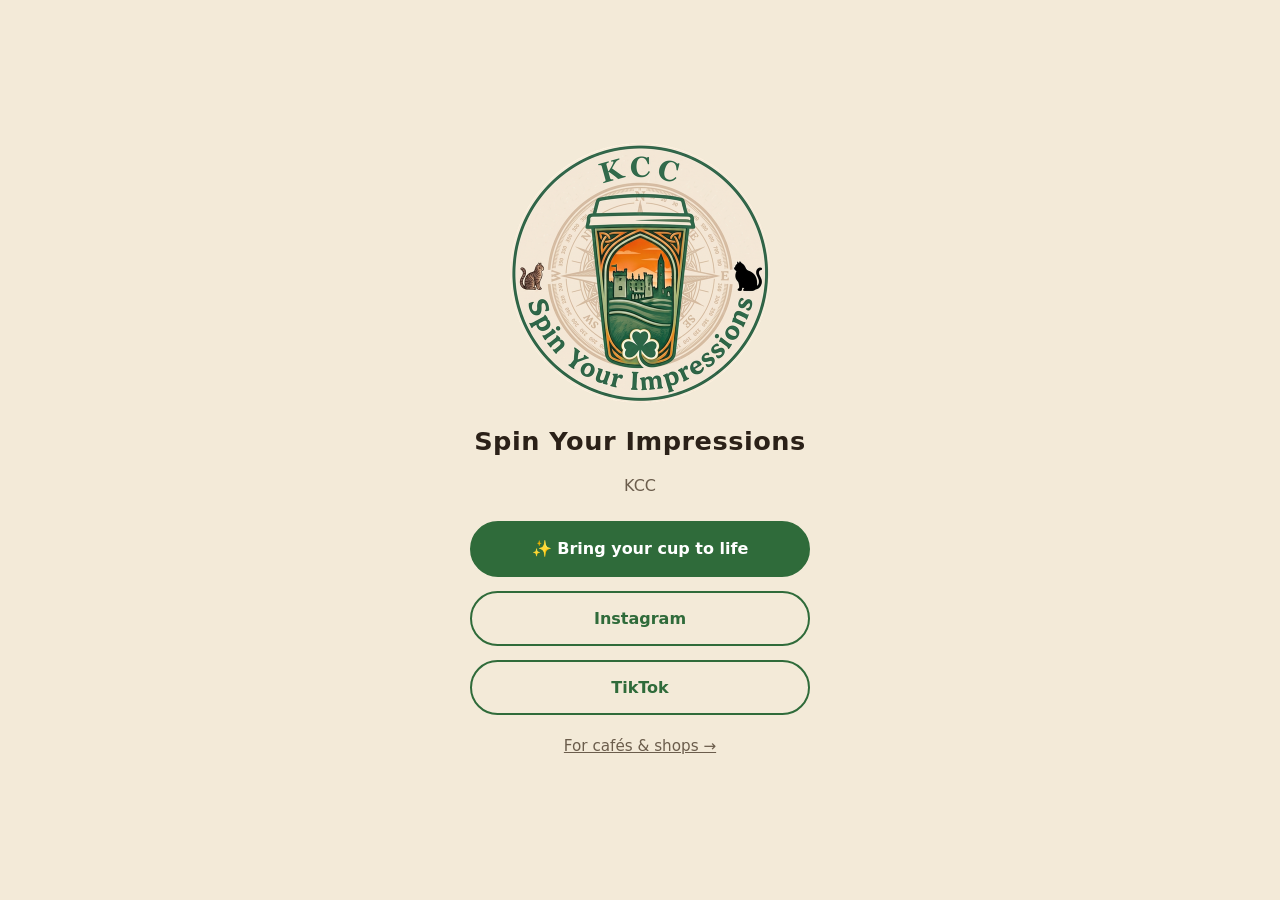
<file: index.html>
<!doctype html>
<html lang="en">
<head>
  <meta charset="utf-8">
  <meta name="viewport" content="width=device-width, initial-scale=1">
  <title>Spin Your Impressions · Kilkenny souvenir coffee cups with AR</title>
  <meta name="description" content="KCC Kilkenny souvenir coffee cups: spin the sleeve to see painted Kilkenny landmarks, then point your phone at the cup and watch them rise in 3D. Collect a cup from every town.">
  <link rel="stylesheet" href="css/site.css">
</head>
<body>
  <main class="landing">
    <img src="img/kcc-logo.png" alt="KCC badge">
    <h1>Spin Your Impressions</h1>
    <p>KCC</p>
    <a class="btn primary" href="test-3d/">✨ Bring your cup to life</a>
    <a class="btn" href="https://www.instagram.com/spin.your.impressions/" rel="noopener">Instagram</a>
    <a class="btn" href="https://www.tiktok.com/@spin.your.impressions" rel="noopener">TikTok</a>
    <a class="small-link" href="cafes/">For cafés &amp; shops →</a>
  </main>
</body>
</html>
</file>
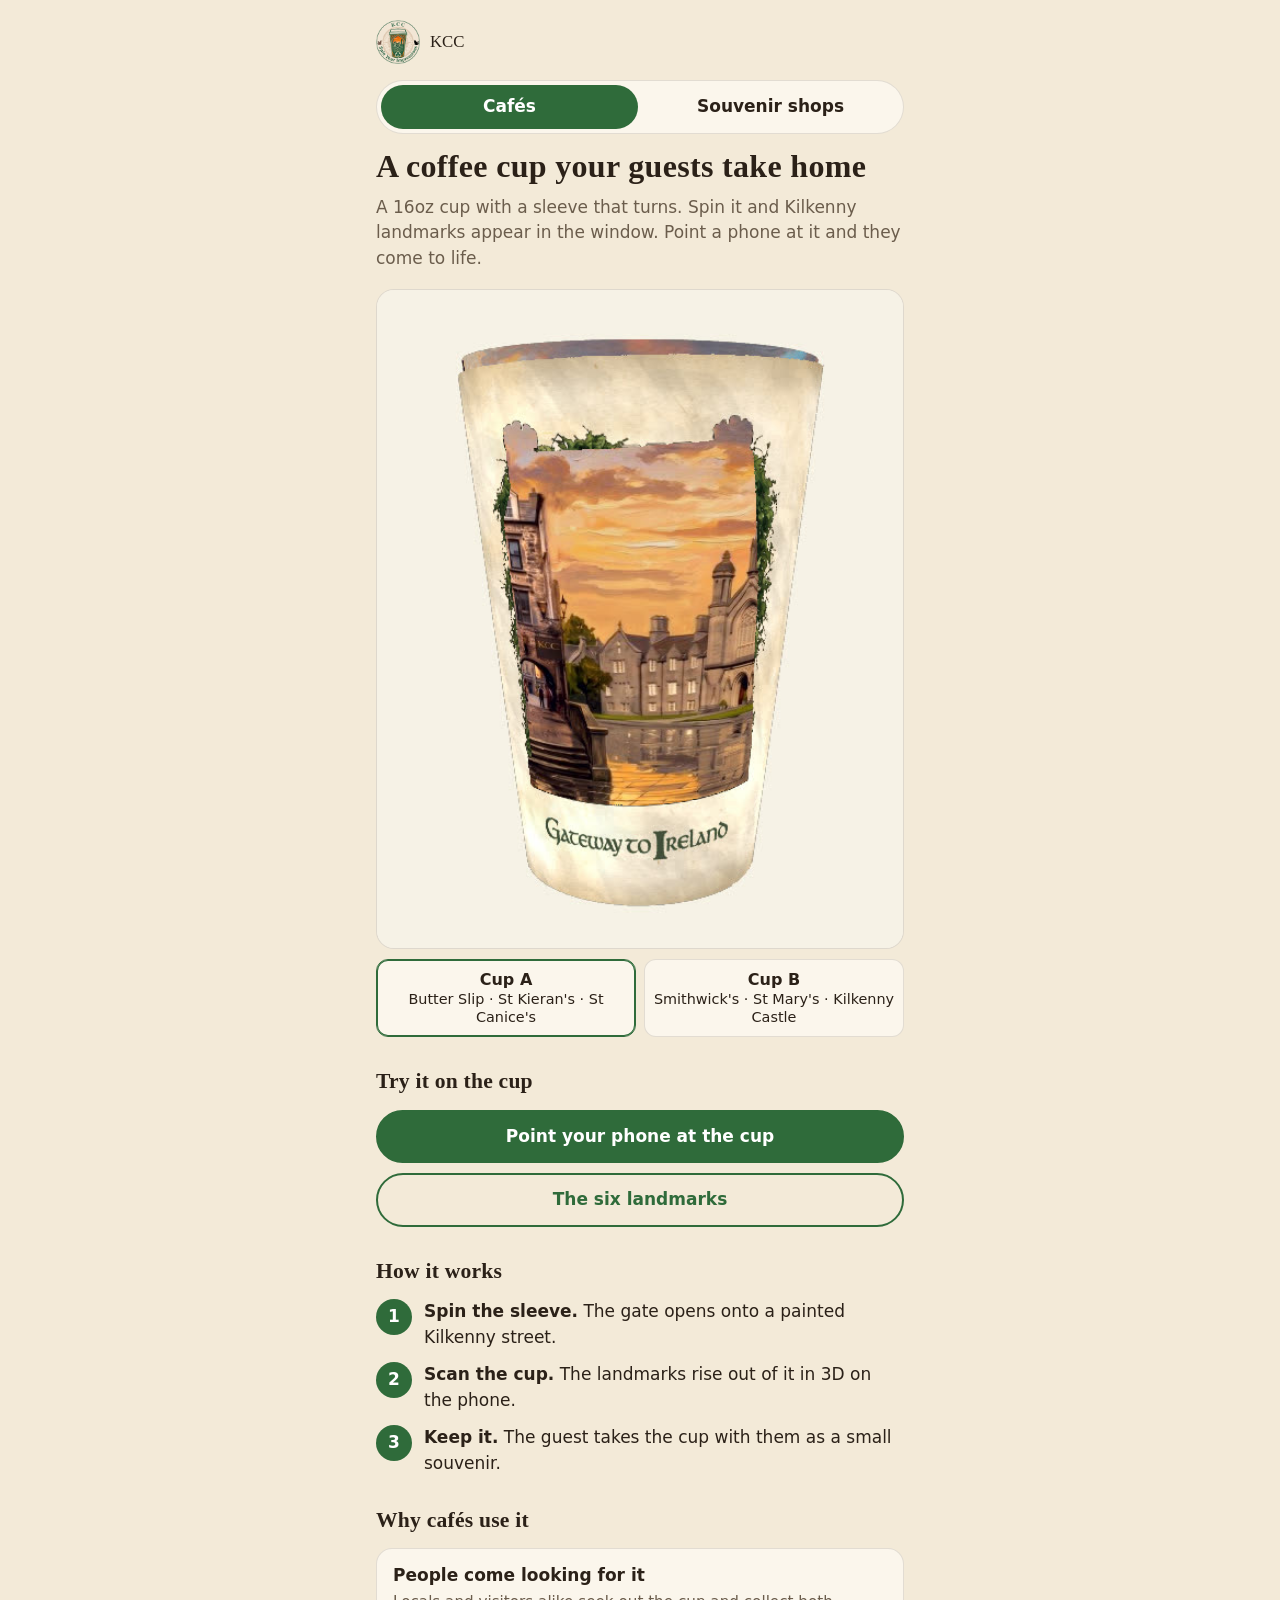
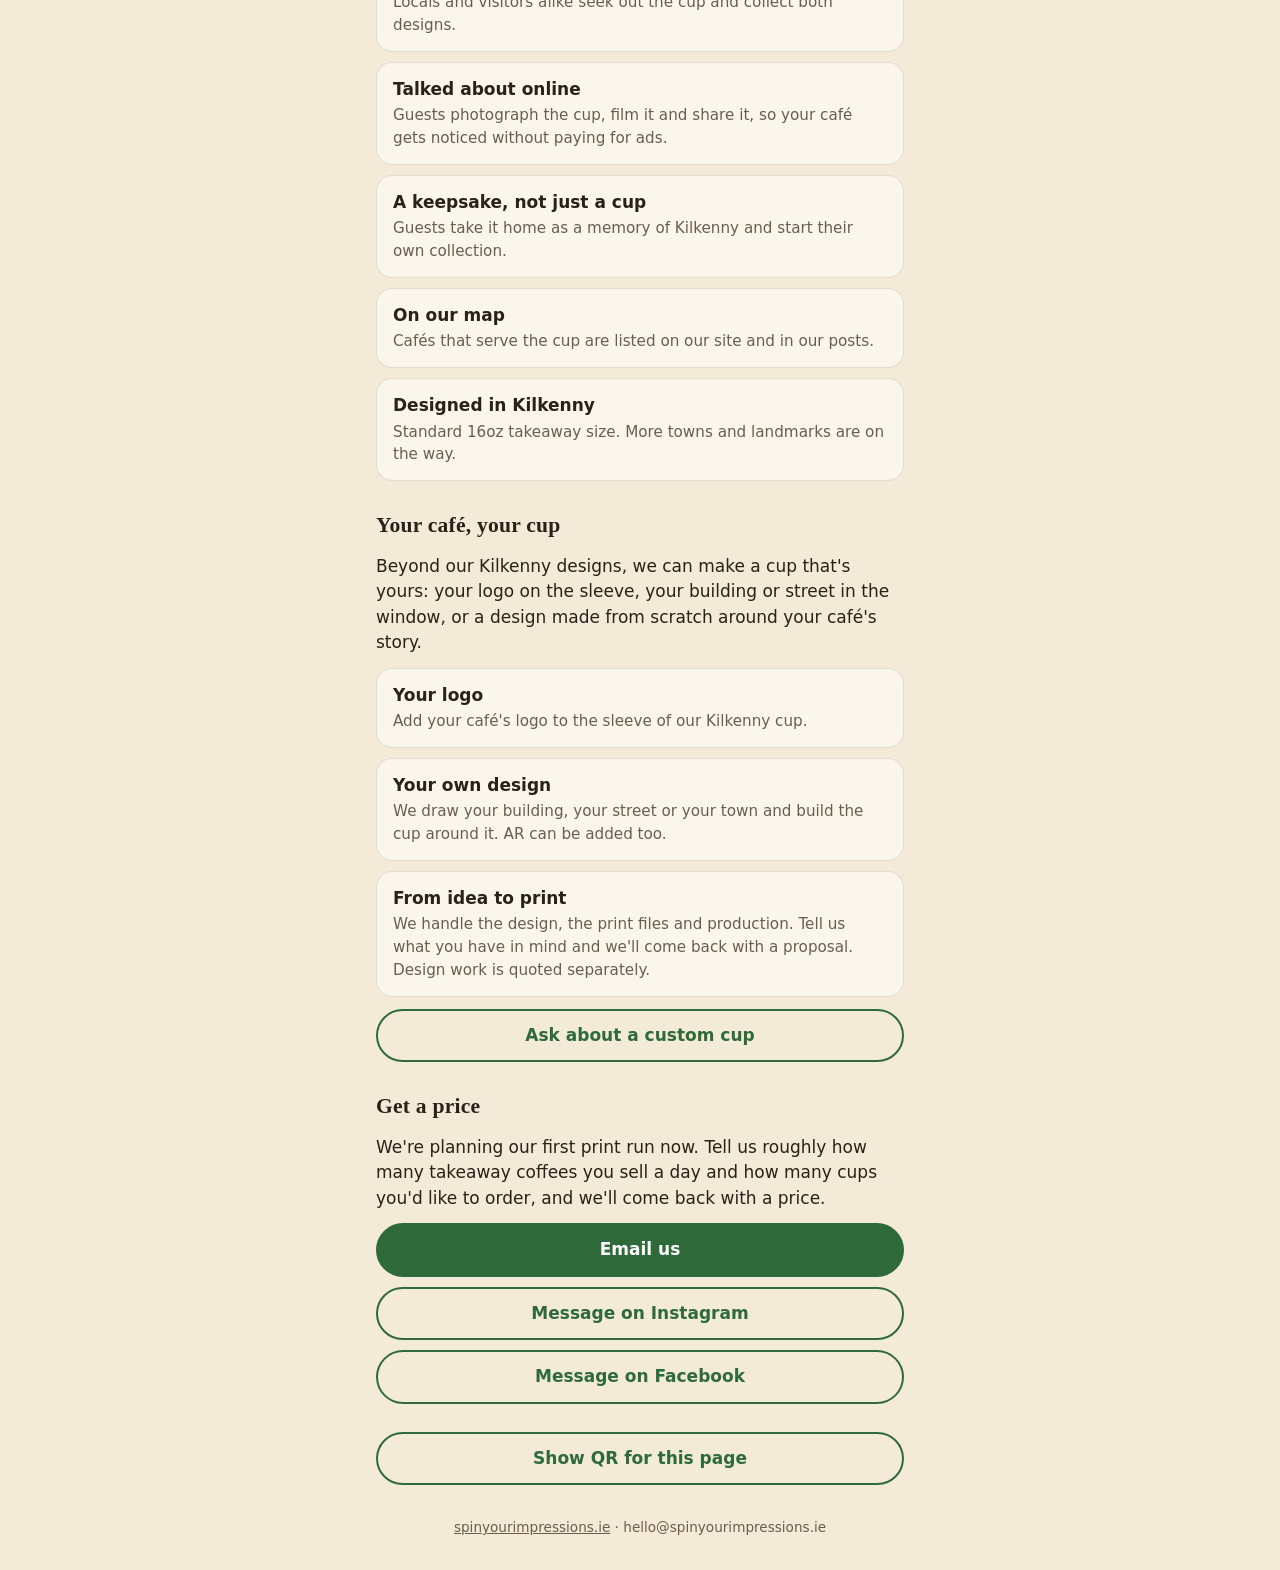
<file: cafes/index.html>
<!doctype html>
<html lang="en">
<head>
<meta charset="utf-8">
<meta name="viewport" content="width=device-width, initial-scale=1, viewport-fit=cover">
<title>For Cafés &amp; Shops · Spin Your Impressions</title>
<meta name="description" content="Kilkenny souvenir coffee cups and AR postcards. For cafés and souvenir shops.">
<meta name="theme-color" content="#f3ead8">
<style>
:root {
  --paper: #f3ead8; --card: #fbf6ec; --ink: #2b2118; --muted: #6b5d4c;
  --accent: #2f6b3a; --line: rgba(43, 33, 24, .12);
}
@media (prefers-color-scheme: dark) {
  :root { --paper: #1c1712; --card: #272019; --ink: #f3ead8; --muted: #b9a88f;
    --accent: #6fae78; --line: rgba(243, 234, 216, .14); }
}
* { box-sizing: border-box; }
html { -webkit-text-size-adjust: 100%; }
body { margin: 0; background: var(--paper); color: var(--ink);
  font: 17px/1.5 system-ui, -apple-system, "Segoe UI", sans-serif; }
main { max-width: 560px; margin: 0 auto; padding: 20px 16px calc(32px + env(safe-area-inset-bottom)); }
h1, h2 { font-family: Georgia, "Times New Roman", serif; font-weight: 600; letter-spacing: .01em; }
h1 { font-size: 2rem; line-height: 1.15; margin: 14px 0 10px; }
h2 { font-size: 1.35rem; margin: 0 0 12px; }
p { margin: 0 0 12px; }
.muted { color: var(--muted); }
header { display: flex; align-items: center; gap: 10px; }
header img { width: 44px; height: 44px; }
header span { font-family: Georgia, serif; font-size: 1.05rem; }
section { margin-top: 28px; }

.stage { position: relative; margin: 18px 0 10px; border-radius: 18px; overflow: hidden;
  background: #f7f1e6; border: 1px solid var(--line); aspect-ratio: 4 / 5; }
.stage video { width: 100%; height: 100%; object-fit: cover; display: block; }
.tabs { display: flex; gap: 8px; }
.tab { flex: 1; padding: 10px 8px; border-radius: 12px; border: 1px solid var(--line);
  background: var(--card); color: var(--ink); font: inherit; font-size: .9rem; line-height: 1.25; cursor: pointer; }
.tab b { display: block; font-size: 1rem; }
.tab[aria-pressed="true"] { border-color: var(--accent); box-shadow: inset 0 0 0 1px var(--accent); }

.btn { display: flex; align-items: center; justify-content: center; gap: 8px; width: 100%;
  min-height: 52px; padding: 12px 18px; border-radius: 999px; border: 2px solid var(--accent);
  color: var(--accent); background: transparent; font: inherit; font-weight: 600;
  text-decoration: none; cursor: pointer; }
.btn.primary { background: var(--accent); color: #fff; }
@media (prefers-color-scheme: dark) { .btn.primary { color: #13100c; } }
.stack { display: grid; gap: 10px; }

ol.steps { list-style: none; padding: 0; margin: 0; display: grid; gap: 12px; counter-reset: s; }
ol.steps li { display: grid; grid-template-columns: 36px 1fr; gap: 12px; align-items: start; }
ol.steps li::before { counter-increment: s; content: counter(s); width: 36px; height: 36px;
  border-radius: 50%; display: grid; place-items: center; background: var(--accent); color: #fff;
  font-weight: 700; }
@media (prefers-color-scheme: dark) { ol.steps li::before { color: #13100c; } }

.cards { display: grid; gap: 10px; }
.card { background: var(--card); border: 1px solid var(--line); border-radius: 16px; padding: 14px 16px; }
.card b { display: block; margin-bottom: 2px; }
.card p { margin: 0; color: var(--muted); font-size: .95rem; }

.qr { display: none; margin-top: 14px; text-align: center; }
.qr.open { display: block; }
.qr div { display: inline-block; padding: 14px; background: #fff; border-radius: 16px; }
.qr img { width: min(240px, 66vw); height: auto; display: block; }
.aud { display: flex; gap: 4px; margin: 16px 0 4px; padding: 4px; border-radius: 999px;
  background: var(--card); border: 1px solid var(--line); }
.aud button { flex: 1; min-height: 44px; border: 0; border-radius: 999px; background: transparent;
  color: var(--ink); font: inherit; font-weight: 600; cursor: pointer; }
.aud button[aria-selected="true"] { background: var(--accent); color: #fff; }
@media (prefers-color-scheme: dark) { .aud button[aria-selected="true"] { color: #13100c; } }
.pane[hidden] { display: none; }
.strip { display: flex; gap: 10px; overflow-x: auto; scroll-snap-type: x mandatory;
  margin: 18px -16px 6px; padding: 0 16px 8px; -webkit-overflow-scrolling: touch; }
.strip figure { flex: 0 0 auto; margin: 0; scroll-snap-align: start; text-align: center; }
.strip img { display: block; height: 190px; width: auto; border-radius: 10px;
  border: 1px solid var(--line); box-shadow: 0 4px 14px rgba(43,33,24,.12); }
.strip figcaption { font-size: .8rem; color: var(--muted); margin-top: 6px; }
footer { margin-top: 32px; text-align: center; font-size: .85rem; color: var(--muted); }
footer a { color: inherit; }
</style>
</head>
<body>
<main>
  <header>
    <img src="../img/kcc-logo.png" alt="">
    <span>KCC</span>
  </header>

  <div class="aud" role="tablist" aria-label="Who is this for">
    <button role="tab" id="t-cafes" aria-controls="p-cafes" aria-selected="true">Cafés</button>
    <button role="tab" id="t-shops" aria-controls="p-shops" aria-selected="false">Souvenir shops</button>
  </div>

  <div class="pane" id="p-cafes" role="tabpanel" aria-labelledby="t-cafes">
  <h1>A coffee cup your guests take home</h1>
  <p class="muted">A 16oz cup with a sleeve that turns. Spin it and Kilkenny landmarks appear in the window. Point a phone at it and they come to life.</p>

  <div class="stage">
    <video id="v" src="cup-A.mp4" poster="cup-A.jpg" autoplay muted loop playsinline preload="auto"></video>
  </div>
  <div class="tabs" role="group" aria-label="Choose a design">
    <button class="tab" data-v="A" aria-pressed="true"><b>Cup A</b>Butter Slip · St Kieran's · St Canice's</button>
    <button class="tab" data-v="B" aria-pressed="false"><b>Cup B</b>Smithwick's · St Mary's · Kilkenny Castle</button>
  </div>

  <section>
    <h2>Try it on the cup</h2>
    <div class="stack">
      <a class="btn primary" href="../test-3d/">Point your phone at the cup</a>
      <a class="btn" href="../landmarks/">The six landmarks</a>
    </div>
  </section>

  <section>
    <h2>How it works</h2>
    <ol class="steps">
      <li><span><b>Spin the sleeve.</b> The gate opens onto a painted Kilkenny street.</span></li>
      <li><span><b>Scan the cup.</b> The landmarks rise out of it in 3D on the phone.</span></li>
      <li><span><b>Keep it.</b> The guest takes the cup with them as a small souvenir.</span></li>
    </ol>
  </section>

  <section>
    <h2>Why cafés use it</h2>
    <div class="cards">
      <div class="card"><b>People come looking for it</b><p>Locals and visitors alike seek out the cup and collect both designs.</p></div>
      <div class="card"><b>Talked about online</b><p>Guests photograph the cup, film it and share it, so your café gets noticed without paying for ads.</p></div>
      <div class="card"><b>A keepsake, not just a cup</b><p>Guests take it home as a memory of Kilkenny and start their own collection.</p></div>
      <div class="card"><b>On our map</b><p>Cafés that serve the cup are listed on our site and in our posts.</p></div>
      <div class="card"><b>Designed in Kilkenny</b><p>Standard 16oz takeaway size. More towns and landmarks are on the way.</p></div>
    </div>
  </section>

  <section>
    <h2>Your café, your cup</h2>
    <p>Beyond our Kilkenny designs, we can make a cup that's yours: your logo on the sleeve, your building or street in the window, or a design made from scratch around your café's story.</p>
    <div class="cards">
      <div class="card"><b>Your logo</b><p>Add your café's logo to the sleeve of our Kilkenny cup.</p></div>
      <div class="card"><b>Your own design</b><p>We draw your building, your street or your town and build the cup around it. AR can be added too.</p></div>
      <div class="card"><b>From idea to print</b><p>We handle the design, the print files and production. Tell us what you have in mind and we'll come back with a proposal. Design work is quoted separately.</p></div>
    </div>
    <div class="stack" style="margin-top:12px">
      <a class="btn" href="mailto:hello@spinyourimpressions.ie?subject=Custom%20cup%20for%20my%20caf%C3%A9&body=Caf%C3%A9%20name%3A%0ATown%3A%0AWhat%20you%20have%20in%20mind%20(logo%2C%20your%20building%2C%20your%20own%20design)%3A%0ARoughly%20how%20many%20cups%3A%0A">Ask about a custom cup</a>
    </div>
  </section>

  <section>
    <h2>Get a price</h2>
    <p>We're planning our first print run now. Tell us roughly how many takeaway coffees you sell a day and how many cups you'd like to order, and we'll come back with a price.</p>
    <div class="stack">
      <a class="btn primary" href="mailto:hello@spinyourimpressions.ie?subject=Kilkenny%20cups%20for%20my%20caf%C3%A9&body=Caf%C3%A9%20name%3A%0ATown%3A%0ATakeaway%20coffees%20a%20day%20(roughly)%3A%0ACups%20you'd%20like%20to%20order%3A%0A">Email us</a>
      <a class="btn" href="https://ig.me/m/spin.your.impressions">Message on Instagram</a>
      <a class="btn" href="https://m.me/spin.your.impressions">Message on Facebook</a>
    </div>
  </section>
  </div>

  <div class="pane" id="p-shops" role="tabpanel" aria-labelledby="t-shops" hidden>
  <h1>Kilkenny postcards that come alive</h1>
  <p class="muted">Painted A6 postcards of Kilkenny's landmarks. Point a phone at the card and the landmark rises above it in 3D.</p>

  <div class="strip" aria-label="The postcards">
    <figure><img src="pc-castle.jpg" alt="Kilkenny Castle postcard" loading="lazy"><figcaption>Kilkenny Castle</figcaption></figure>
    <figure><img src="pc-st-marys.jpg" alt="St Mary's postcard" loading="lazy"><figcaption>St Mary's</figcaption></figure>
    <figure><img src="pc-st-canice.jpg" alt="St Canice's postcard" loading="lazy"><figcaption>St Canice's</figcaption></figure>
    <figure><img src="pc-st-kierans.jpg" alt="St Kieran's postcard" loading="lazy"><figcaption>St Kieran's</figcaption></figure>
    <figure><img src="pc-smithwicks.jpg" alt="Smithwick's postcard" loading="lazy"><figcaption>Smithwick's</figcaption></figure>
    <figure><img src="pc-butter-slip.jpg" alt="Butter Slip postcard" loading="lazy"><figcaption>Butter Slip</figcaption></figure>
  </div>
  <p class="muted" style="font-size:.9rem">Swipe to see all six. Four come alive in 3D today; Smithwick's and Butter Slip are on the way.</p>

  <section>
    <h2>Try it on a postcard</h2>
    <div class="stack">
      <a class="btn primary" href="../postcards/">Point your phone at a postcard</a>
      <a class="btn" href="../landmarks/">The six landmarks</a>
    </div>
  </section>

  <section>
    <h2>How it works</h2>
    <ol class="steps">
      <li><span><b>Pick a card.</b> Each one is a painted Kilkenny landmark.</span></li>
      <li><span><b>Scan the QR on the back.</b> The phone camera opens, no app to install.</span></li>
      <li><span><b>Watch it rise.</b> The landmark appears above the card in 3D.</span></li>
    </ol>
  </section>

  <section>
    <h2>Why shops stock them</h2>
    <div class="cards">
      <div class="card"><b>A souvenir with a surprise</b><p>Visitors see it working on the spot, which makes it easy to sell.</p></div>
      <div class="card"><b>Kilkenny, painted</b><p>Local landmarks in one hand-painted style, designed in Kilkenny.</p></div>
      <div class="card"><b>Small and light</b><p>Easy to carry home or post, at a postcard price.</p></div>
      <div class="card"><b>A collection</b><p>Six cards to collect, with more towns and landmarks on the way.</p></div>
    </div>
  </section>

  <section>
    <h2>Ways to work together</h2>
    <div class="cards">
      <div class="card"><b>Wholesale</b><p>Buy the cards outright and set your own shelf price.</p></div>
      <div class="card"><b>Sale or return</b><p>Start with a small stock and pay for what sells.</p></div>
      <div class="card"><b>Your own card</b><p>A card around your shop or your street, with AR too. Design work is quoted separately.</p></div>
    </div>
  </section>

  <section>
    <h2>Get in touch</h2>
    <p>Tell us about your shop and which cards you'd like, and we'll come back with prices and a sample pack.</p>
    <div class="stack">
      <a class="btn primary" href="mailto:hello@spinyourimpressions.ie?subject=AR%20postcards%20for%20my%20shop&body=Shop%20name%3A%0ATown%3A%0AWhich%20cards%3A%0AWholesale%20or%20sale%20or%20return%3A%0A">Email us</a>
      <a class="btn" href="https://ig.me/m/spin.your.impressions">Message on Instagram</a>
      <a class="btn" href="https://m.me/spin.your.impressions">Message on Facebook</a>
    </div>
  </section>
  </div>

  <section>
    <button class="btn" id="qrBtn" aria-expanded="false">Show QR for this page</button>
    <div class="qr" id="qr"><div><img src="qr.svg" alt="QR code for spinyourimpressions.ie/cafes"></div>
      <p class="muted" style="margin-top:8px">spinyourimpressions.ie/cafes</p></div>
  </section>

  <footer>
    <a href="../">spinyourimpressions.ie</a> · hello@spinyourimpressions.ie
  </footer>
</main>
<script>
(function () {
  var v = document.getElementById('v');
  document.querySelectorAll('.tab').forEach(function (t) {
    t.addEventListener('click', function () {
      var k = t.dataset.v;
      document.querySelectorAll('.tab').forEach(function (o) { o.setAttribute('aria-pressed', o === t); });
      v.poster = 'cup-' + k + '.jpg'; v.src = 'cup-' + k + '.mp4';
      var p = v.play(); if (p && p.catch) p.catch(function () {});
    });
  });
  var tabs = { cafes: document.getElementById('t-cafes'), shops: document.getElementById('t-shops') };
  function show(k, push) {
    Object.keys(tabs).forEach(function (n) {
      var on = n === k;
      tabs[n].setAttribute('aria-selected', on);
      document.getElementById('p-' + n).hidden = !on;
    });
    if (k === 'shops') v.pause(); else { var p = v.play(); if (p && p.catch) p.catch(function () {}); }
    if (push) history.replaceState(null, '', k === 'shops' ? '#shops' : location.pathname);
  }
  tabs.cafes.addEventListener('click', function () { show('cafes', true); });
  tabs.shops.addEventListener('click', function () { show('shops', true); });
  if (location.hash === '#shops') show('shops', false);
  var b = document.getElementById('qrBtn'), q = document.getElementById('qr');
  b.addEventListener('click', function () {
    var open = q.classList.toggle('open');
    b.setAttribute('aria-expanded', open);
    b.textContent = open ? 'Hide QR' : 'Show QR for this page';
    if (open) q.scrollIntoView({ behavior: 'smooth', block: 'center' });
  });
})();
</script>
</body>
</html>
</file>
<file: css/site.css>
:root {
  --paper: #f3ead8; --ink: #2b2118; --accent: #2f6b3a; --muted: #6b5d4c;
  --overlay: rgba(20, 14, 8, .72); --on-overlay: #fff8ec;
}
@media (prefers-color-scheme: dark) {
  :root { --paper: #1c1712; --ink: #f3ead8; --muted: #b9a88f; }
}
* { box-sizing: border-box; }
html, body { margin: 0; height: 100%; }
body { background: var(--paper); color: var(--ink);
  font: 16px/1.45 system-ui, -apple-system, "Segoe UI", sans-serif; }
.landing { min-height: 100%; display: flex; flex-direction: column; align-items: center;
  justify-content: center; gap: 14px; padding: 32px 16px; text-align: center; }
.landing img { width: min(260px, 70vw); height: auto; }
.landing h1 { font-size: 1.6rem; margin: 6px 0 0; letter-spacing: .02em; }
.landing p { margin: 0 0 10px; color: var(--muted); }
.btn { display: block; width: min(340px, 100%); padding: 14px 18px; border-radius: 999px;
  border: 2px solid var(--accent); color: var(--accent); background: transparent;
  font: inherit; font-weight: 600; text-decoration: none; text-align: center; cursor: pointer; }
.btn.primary { background: var(--accent); color: #fff; }
.small-link { margin-top: 6px; color: var(--muted); font-size: .95rem; }
.panel { position: fixed; inset: 0; display: flex; flex-direction: column; align-items: center;
  justify-content: center; gap: 12px; padding: 24px 16px; text-align: center;
  background: var(--overlay); color: var(--on-overlay); z-index: 10; }
.panel[hidden], [hidden] { display: none !important; }
.panel .btn { border-color: var(--on-overlay); color: var(--on-overlay); }
.panel .btn.primary { background: var(--on-overlay); color: #2b2118; }  /* not --ink: it turns light in dark mode */
.hint { position: fixed; left: 16px; right: 16px; bottom: 24px; padding: 10px 14px;
  border-radius: 12px; background: var(--overlay); color: var(--on-overlay);
  text-align: center; z-index: 5; pointer-events: none; }
.card { position: fixed; left: 16px; right: 16px; bottom: 90px; padding: 14px 16px;
  border-radius: 14px; background: var(--paper); color: var(--ink); z-index: 6; }
</file>
